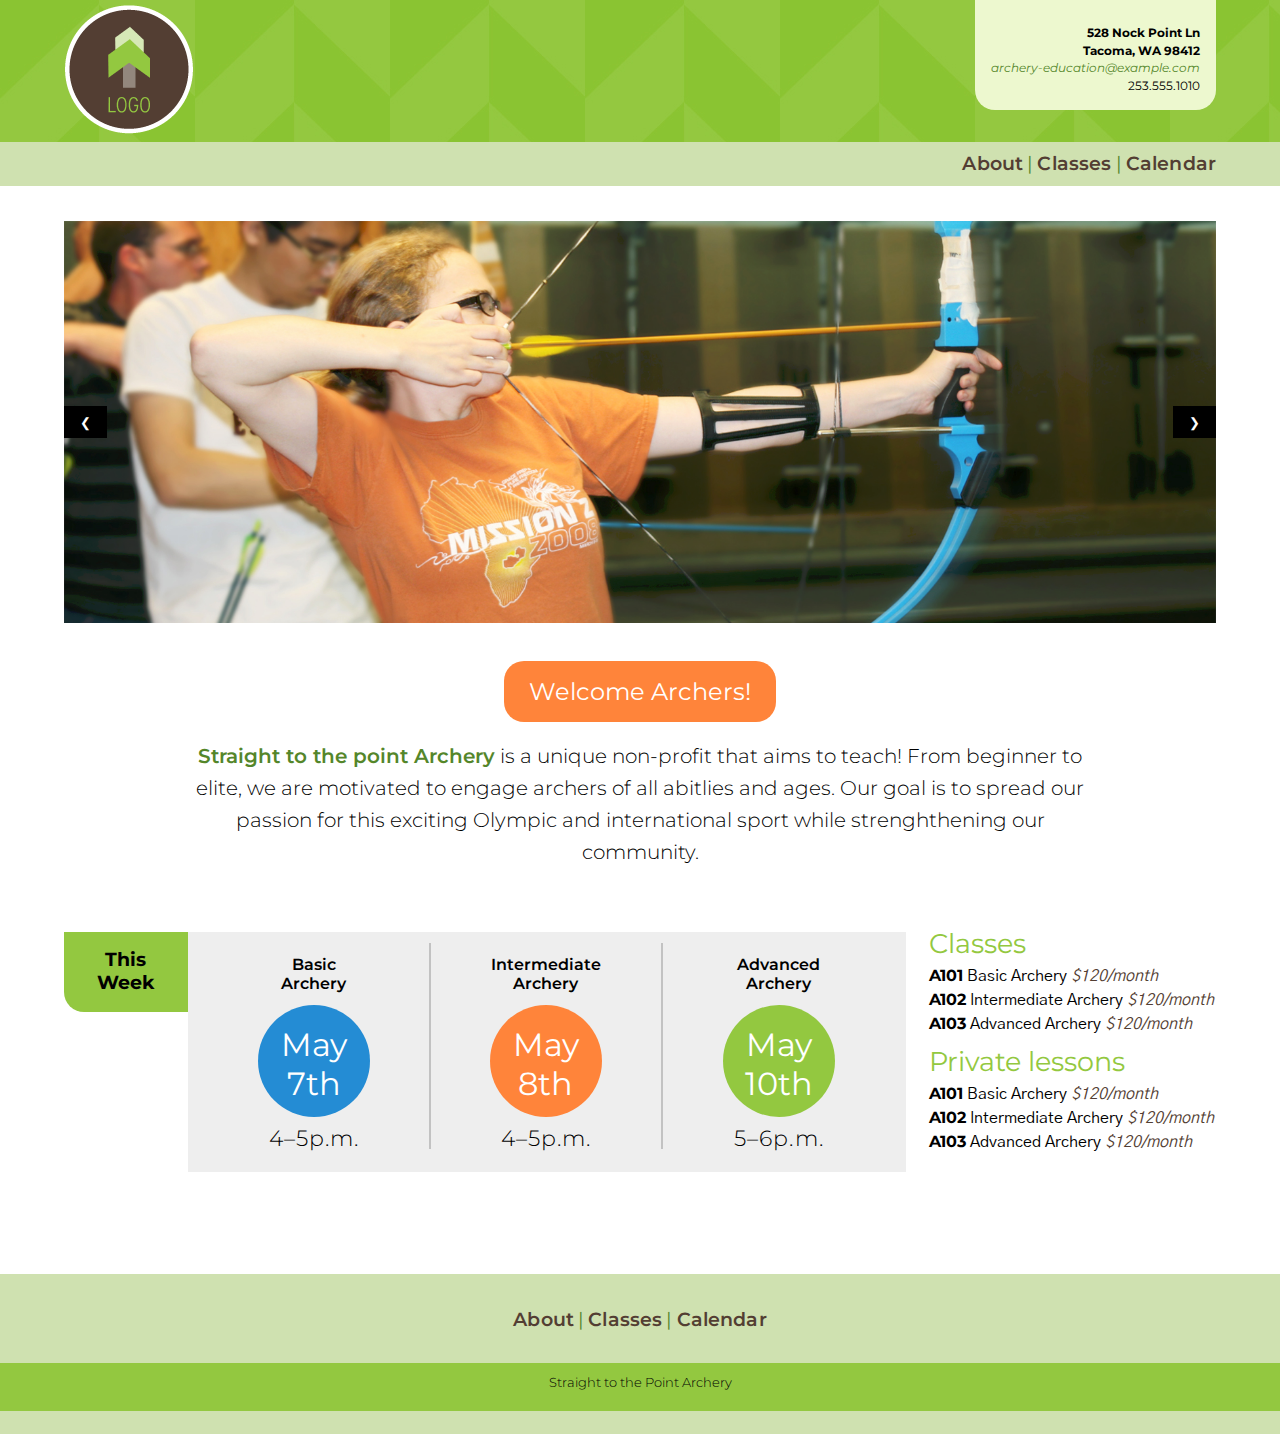
<file: index.html>
<!DOCTYPE html>
<html lang="en">
  <head>
    <meta charset="UTF-8">
    <meta name="description" content="Straight to the Point Archery is a non profit archery education center founded in 2005 by Giap Nguyen.">
    <meta name="keywords" content="Straight to the Point Archery, Non Profit, Education, Giap Nguyen">
    <meta name="author" content="Andrew Donaghy">
    <meta name="viewport" content="width=device-width, initial-scale=1.0">
    <link rel="icon" type="image/png" href="images/favicon.png">
    <link rel="stylesheet" type="text/css" href="https://necolas.github.io/normalize.css/8.0.0/normalize.css">
    <link href="https://fonts.googleapis.com/css?family=Montserrat:300,400,400i,600,700" rel="stylesheet">
    <link href="https://fonts.googleapis.com/css?family=Gothic+A1:400,600,800" rel="stylesheet">
    <link rel="stylesheet" href="https://use.fontawesome.com/releases/v5.0.10/css/all.css" integrity="sha384-+d0P83n9kaQMCwj8F4RJB66tzIwOKmrdb46+porD/OvrJ+37WqIM7UoBtwHO6Nlg" crossorigin="anonymous">
    <link rel="stylesheet" type="text/css" href="style/main.css">
    <title>Straight to the Point Archery</title>
  </head>
  
  <body>
    <div class="background_stretch_top">
      <header>
      <div class="container">  
        <a class="float_left" href="index.html">
          <img src="images/logo.png" alt="Straight to the Point Archery Logo">
        </a>
        <aside class="address float_right">
          <p><i class="fas fa-map-marker"></i><b> 528 Nock Point Ln</b></p> 
          <p><b>Tacoma, WA 98412</b></p> 
          <a href="#">archery-education@example.com</a>
          <p>253.555.1010</p>
        </aside>
        </div>
        <div class="background_stretch_nav clear">
          <nav class="container">
            <ul>
              <li>
                <a href="about.html">About</a>
              </li>
              <li>|</li>
              <li>
                <a href="#">Classes</a>
              </li>
              <li>|</li>
              <li>
                <a href="#">Calendar</a>
              </li>
            </ul>
          </nav>
        </div>  
      </header>
    </div>
    <main class="clear">
<!--    slider-->
<!--      <img class ="container slider" src="images/slider_1.jpg">-->

      <div class ="w3-display-container container slider">
        <img class="mySlides" src="images/slider_1.jpg" alt="archery_image">
        <img class="mySlides" src="images/slider_2.jpg" alt="archery_image">
        <img class="mySlides" src="images/slider_3.jpg" alt="archery_image">
        
        <button class="w3-button w3-black w3-display-left" onclick="plusDivs(-1)">&#10094;</button>
        <button class="w3-button w3-black w3-display-right" onclick="plusDivs(1)">&#10095;</button>
      </div>
      
      <section class="welcome">
        <h2>Welcome Archers!</h2>
        <p><span>Straight to the point Archery</span> is a unique non-profit that aims to teach! From beginner to elite, we are motivated to engage archers of all abitlies and ages. Our goal is to spread our passion for this exciting Olympic and international sport while strenghthening our community.
        </p>
      </section>
      
      
      <div class="container mini_info">
        <h3 class="green">This Week</h3>
        <section class="seventy flex">
          <div class="thirty">
            <p>Basic <br>Archery</p><span class="blue">May<br>7th</span><h5>4–5p.m.</h5>
          </div>
          <div class="thirty">
            <p>Intermediate<br>Archery</p><span class="orange">May<br>8th</span><h5>4–5p.m.</h5>
          </div>
          <div class="thirty">
            <p>Advanced<br>Archery</p><span class="green">May<br>10th</span><h5>5–6p.m.</h5>
          </div>
        </section>
        <section class="twenty_nine">
          <h4>Classes</h4>
          <p><b>A101</b> Basic Archery <i>$120/month</i></p>
          <p><b>A102</b> Intermediate Archery <i>$120/month</i></p>
          <p><b>A103</b> Advanced Archery <i>$120/month</i></p>
          <div class="paragraph_space"><h4>Private lessons</h4>
            <p><b>A101</b> Basic Archery <i>$120/month</i></p>
            <p><b>A102</b> Intermediate Archery <i>$120/month</i></p>
            <p><b>A103</b> Advanced Archery <i>$120/month</i></p>
          </div>
        </section>
      </div>

  </main>
    <div class="background_stretch_bottom">
      <footer class="container">
        <nav>
          <ul>
            <li>
              <a href="about.html">About</a>
            </li>
            <li>|</li>
            <li>
              <a href="#">Classes</a>
            </li>
            <li>|</li>
            <li>
              <a href="#">Calendar</a>
            </li>
          </ul>
        </nav>
     <div class="icons"> 
       <a href="#"><i class="fab fa-instagram"></i></a>
       <a href="#"><i class="fab fa-twitter"></i></a> 
       <a href="#"><i class="fab fa-facebook"></i></a> 
     </div>
      </footer>
        <div class="background_stretch_copyright">
          <div class="copyright">
            <i class="fas fa-copyright"></i>
            <p>Straight to the Point Archery</p>
          </div>
        </div>
    </div>
    
    <!--I did not write this script script by w3 schools  -->
    <script>
    var slideIndex = 1;
    showDivs(slideIndex);

    function plusDivs(n) {
      showDivs(slideIndex += n);
    }

    function showDivs(n) {
      var i;
      var x = document.getElementsByClassName("mySlides");
      if (n > x.length) {slideIndex = 1}    
      if (n < 1) {slideIndex = x.length}
      for (i = 0; i < x.length; i++) {
         x[i].style.display = "none";  
      }
      x[slideIndex-1].style.display = "block";  
    }
    </script>
  </body>
</html>
</file>
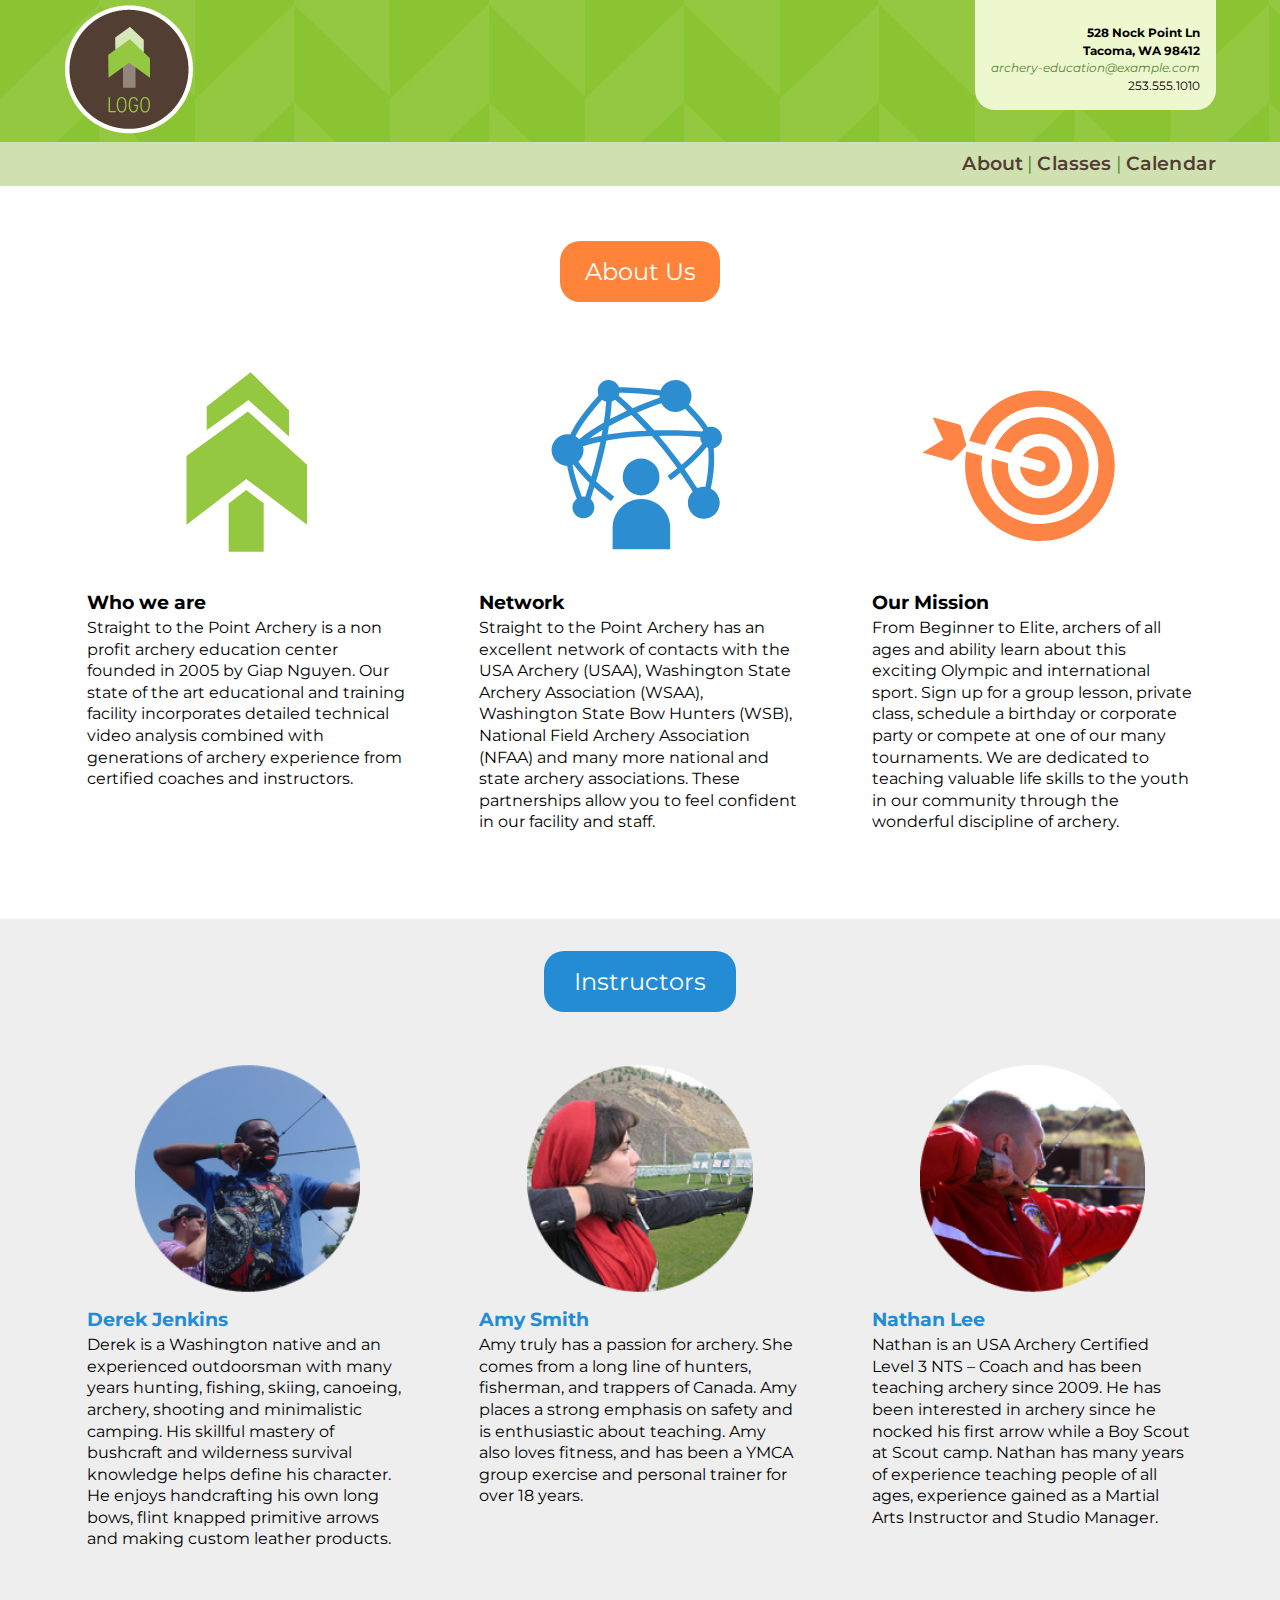
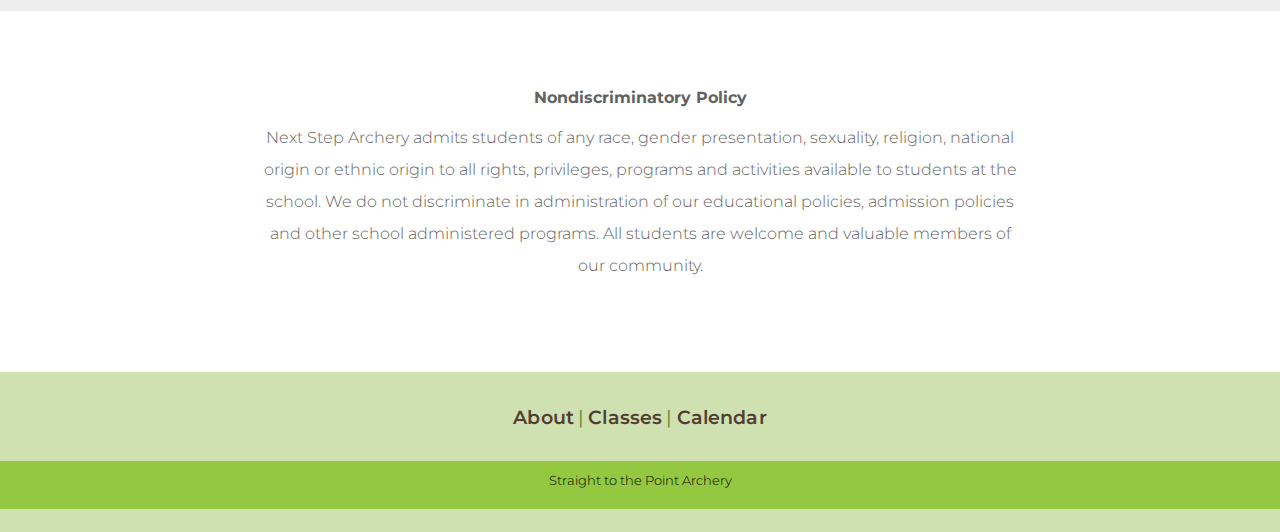
<file: about.html>
<!DOCTYPE html>
<html lang="en">
  <head>
    <meta charset="UTF-8">
    <meta name="description" content="Straight to the Point Archery is a non profit archery education center founded in 2005 by Giap Nguyen.">
    <meta name="keywords" content="Straight to the Point Archery, Non Profit, Education, Giap Nguyen">
    <meta name="author" content="Andrew Donaghy">
    <meta name="viewport" content="width=device-width, initial-scale=1.0">
    <link rel="icon" type="image/png" href="images/favicon.png">
    <link rel="stylesheet" type="text/css" href="https://necolas.github.io/normalize.css/8.0.0/normalize.css">
    <link href="https://fonts.googleapis.com/css?family=Montserrat:300,400,400i,600,700" rel="stylesheet">
    <link href="https://fonts.googleapis.com/css?family=Gothic+A1:400,600,800" rel="stylesheet">
    <link rel="stylesheet" href="https://use.fontawesome.com/releases/v5.0.10/css/all.css" integrity="sha384-+d0P83n9kaQMCwj8F4RJB66tzIwOKmrdb46+porD/OvrJ+37WqIM7UoBtwHO6Nlg" crossorigin="anonymous">
    <link rel="stylesheet" type="text/css" href="style/basic-grid.css">
    <link rel="stylesheet" type="text/css" href="style/main.css">

    <title>Straight to the Point Archery</title>
  </head>
  
  <body>
    <div class="background_stretch_top">
      <header>
        <div class="container">  
          <a class="float_left" href="index.html">
            <img src="images/logo.png" alt="Straight to the Point Archery Logo">
          </a>
          <aside class="address float_right">
            <p><i class="fas fa-map-marker"></i><b> 528 Nock Point Ln</b></p> 
            <p><b>Tacoma, WA 98412</b></p> 
            <a href="#">archery-education@example.com</a>
            <p>253.555.1010</p>
            </aside>
        </div>
          <div class="background_stretch_nav clear">
            <nav class="container">
              <ul>
                <li>
                  <a href="about.html">About</a>
                </li>
                <li>|</li>
                <li>
                  <a href="#">Classes</a>
                </li>
                <li>|</li>
                <li>
                  <a href="#">Calendar</a>
                </li>
              </ul>
            </nav>
          </div>  
      </header>
    </div>
    <main class="clear">

      <article class="row about_us">
      <h2>About Us</h2>
        <section class="col_1_of_3">
          <img src="images/lo.svg" alt="logo">
          <h3>Who we are</h3>
          <p>Straight to the Point Archery is a non profit archery education center founded in 2005 by Giap Nguyen. Our state of the art educational and training facility incorporates detailed technical video analysis combined with generations of archery experience from certified coaches and instructors.</p>
        </section>
      
        <section class="col_1_of_3">
          <img src="images/net.svg" alt="network">
          <h3>Network</h3>
          <p>Straight to the Point Archery has an excellent network of contacts with the USA Archery (USAA), Washington State Archery Association (WSAA), Washington State Bow Hunters (WSB), National Field Archery Association (NFAA) and many more national and state archery associations. These partnerships allow you to feel confident in our facility and staff.</p>
        </section>
      
        
        <section class="col_1_of_3">
          <img src="images/mission.svg" alt="mission">
          <h3>Our Mission</h3>
          <p>From Beginner to Elite, archers of all ages and ability learn about this exciting Olympic and international sport. Sign up for a group lesson, private class, schedule a birthday or corporate party or compete at one of our many tournaments. We are dedicated to teaching valuable life skills to the youth in our community through the wonderful discipline of archery.</p>
        </section>
      </article>
    
      <div class="instructor_stretch">
      <article class="row instructor">
        <h2>Instructors</h2>
        <section class="col_1_of_3">
        <img src="images/dj.png" alt="instructor image">
          <h3>Derek Jenkins</h3>
            <p>Derek is a Washington native and an experienced outdoorsman with many years hunting, fishing, skiing, canoeing, archery, shooting and minimalistic camping. His skillful mastery of bushcraft and wilderness survival knowledge helps define his character. He enjoys handcrafting his own long bows, flint knapped primitive arrows and making custom leather products.</p>
        </section>
        <section class="col_1_of_3">
        <img src="images/as.png" alt="instructor image">
        <h3>Amy Smith</h3>
            <p>Amy truly has a passion for archery. She comes from a long line of hunters, fisherman, and trappers of Canada. Amy  places a strong emphasis on safety and is enthusiastic about teaching. Amy also loves fitness, and  has been a YMCA group exercise and personal trainer for over 18 years.</p>
        </section>
        <section class="col_1_of_3">
        <img src="images/nl.png" alt="instructor image">
        <h3>Nathan Lee</h3>
          <p>
            Nathan is an USA Archery Certified Level 3 NTS – Coach and has been teaching archery since 2009. He has been interested in archery since he nocked his first arrow while a Boy Scout at Scout camp. Nathan has many years of experience teaching people of all ages, experience gained as a Martial Arts Instructor and Studio Manager.
          </p>
        </section>
      </article>
      </div>
      
      
      <article class="welcome policy">
        <h4>Nondiscriminatory Policy</h4>
        <p>Next Step Archery admits students of any race, gender presentation, sexuality, religion, national origin or ethnic origin to all rights, privileges, programs and activities available to students at the school. We do not discriminate in administration of our educational policies, admission policies and other school administered programs. All students are welcome and valuable members of our community.</p> 
      </article>
    </main>
    
    <div class="background_stretch_bottom">
      <footer class="container">
        <nav>
          <ul>
            <li>
              <a href="about.html">About</a>
            </li>
            <li>|</li>
            <li>
              <a href="#">Classes</a>
            </li>
            <li>|</li>
            <li>
              <a href="#">Calendar</a>
            </li>
          </ul>
        </nav>
     <div class="icons"> 
       <a href="#"><i class="fab fa-instagram"></i></a>
       <a href="#"><i class="fab fa-twitter"></i></a> 
       <a href="#"><i class="fab fa-facebook"></i></a> 
     </div>
     </footer>
        <div class="background_stretch_copyright">
          <div class="copyright">
            <i class="fas fa-copyright"></i>
            <p>Straight to the Point Archery</p>
          </div>
       </div>
    </div>
  </body>
</html>
</file>
<file: style/main.css>
*{
  box-sizing:border-box;
}


*{
  margin:0;
  padding:0;
}


.container{
  margin: 0 auto;
  width:90%;
  max-width: 1600px;
}

.background_stretch_top{
  background:url("../images/bk.jpg");
  height:11.4rem;
  margin-bottom:0;
  display:block;
  
}

.background_stretch_nav{
  background-color:#CFE1B0;
  height:2.75rem;
  display:block;
}

.instructor_stretch{
  background-color:#EEEEEE;
  margin-top:4%;
  margin-bottom:6%;
  padding-top:2.5%;
  padding-bottom:2%;
}

.background_stretch_bottom{
   background-color:#CFE1B0;
   padding-top:1.5rem;
   height:10rem;
   margin-bottom:0;
   text-align: center;
}

.background_stretch_copyright{
   background-color:#93C840;
   padding-top:.75rem;
   height:3rem;
   margin-bottom:0;
   margin-top:2rem;
   text-align: center;
 }

.flex{
  display:inline-flex;
}

a{
  text-decoration: none;
}

.clear{
  clear:both;
}

.float_left{
  float:left;
}

.float_right{
  float:right;
}

*{
  font-family: 'Montserrat', sans-serif;
}


/*header and nav*/

header img{
  margin-top:.25rem;
  margin-bottom:.25rem;
}

.address{
  text-align: right;
  margin:0;
  background-color:#EDF8CF;
  padding:1.5rem 1rem 1rem 1rem;
  border-radius:0 0 20px 20px;
  font-size:.75rem;
  line-height: 1.1rem;
  
}

.address a{
  font-weight: 400;
  font-style: italic;
  color:#54862A;
}

.address i{
  color:#FF843A;
}



nav ul li{
  margin-top:.55rem;
  display:inline-flex;
  color:#54862A;
  font-size:1.2rem;
  letter-spacing: .01rem;
}

header nav{
  text-align: right;
  
}

nav a{
  color:#533E33;
  font-weight:600;
  
}

nav a:link{
  color:#533E33;
  
  
}

nav a:visited{
  color:#533E33;

}


nav a:hover{
  color:#54862A;
  
  
}


main{
  margin-top:0;
  
}




.copyright{
  display: inline-flex;
  font-weight:300;
  font-size:.8rem;
}

.icons{
  margin-top:1rem;
  font-size:2.5rem;
  color:#533E33;
}

i{
  color:#533E33;
}

a i:link{
  color:#533E33;
  
  
}

a i:visited{
  color:#533E33;

}


a i:hover{
  color:#54862A;
  
  
}

/*main*/

.slider{
  display:block;
  margin-top:3%;
}

.welcome{
  margin: 0 auto;
  width:70%;
  text-align:center;
  margin-top:3%;
  max-width: 1500px;
}

.welcome p{
  margin-top:2%;
  font-size:1.25rem;
  font-weight:300;
  line-height:2rem;
}

.welcome span{
  font-weight:600;
  color:#54862A;
}

h2{
  color:white;
  padding:1rem;
  font-weight:400;
  font-size:1.5rem;
  background-color:#FF843A;
  width:17rem;
  margin:0 auto;
  border-radius:20px;
  text-align: center;
}


.mini_info{
  display:flex;
  margin-top:5%;
  margin-bottom:8%;
}

.seventy{
  padding:1%;
  padding-bottom:2%;
  width:70%;
  margin-right:1%;
  background-color:#EEEEEE;
  max-height: 15rem;
  
}

.twenty_nine{
  padding-left:1%;
  width:29%;
  line-height: 1.5rem;
}

.seventy h3{
  background-color:#93C840;
}

.green{
  background-color:#93C840;
  height:5rem;
  padding:1rem;
  text-align:right;
  border-radius:0 0 0 20px;
  text-align: center;
}

.green2{
  background-color:#FF843A;
  height:1.5rem;
  padding:1rem;
  text-align:right;
  border-radius:0 0 0 20px;
}

.thirty{
  width:33.33333%;
  text-align: center;
}

.seventy p{
  font-weight:600;
  margin-bottom:.75rem;
  margin-top:.75rem;
}

.seventy span {
    height: 7rem;
    width: 7rem;
    border-radius: 50%;
    display: inline-block;
    font-size: 2rem;
    color: white;
    padding: 1.25rem;
}

.seventy div:nth-child(n+1):nth-child(-n+2){
  border-right: 2px solid #C2C2C2; 
}

.blue{
  background-color:#248CD4;
}


.orange{
  background-color:#FF843A;
}

h5{
  font-weight:300;
  font-size:1.35rem;
  letter-spacing: .07rem;
  margin-top:.5rem;
}

.twenty_nine h4{
  font-weight:400;
  color:#93C840;
  font-size:1.7rem;
  margin-bottom:.5rem;

}

.twenty_nine p{
  font-family: 'Gothic A1', sans-serif;
}

.twenty_nine i{
  font-family: 'Gothic A1', sans-serif;
}

.paragraph_space{
  margin-top:.9rem;

}

.instructor img{
  margin:0 auto;
  display:block;
  width:70%;
  margin-bottom:5%;

}

.about_us img{
  margin:0 auto;
  display:block;
  width:70%;
  margin-bottom:5%;

}

.about_us h2{
  margin-top:5%;
  margin-bottom: 1%;
  width:10rem;
}

.about_us p{
  line-height:1.35rem;
}

.about_us h3{
  margin-bottom:1%;
}

.instructor h3{
  margin-bottom:1%;
  color:#248CD4;
}


.instructor p{
  line-height:1.35rem;
}

.instructor h2{
  background-color:#248CD4;
  margin-bottom:1.5%;
  width:12rem;
  
}

.policy{
  color:#626262;
  width:60%;
  margin-bottom:7%
}

.policy p{
  font-size:1rem;
}

.instructor p{
   font-size:1rem;
}

@media screen and (max-width:500px){
header aside{
    display:none;
}}



/*slider Code. I did not write this code. I am using it from W3schools to get my slider to work.*/

.w3-btn,.w3-button{border:none;display:inline-block;padding:8px 16px;vertical-align:middle;overflow:hidden;text-decoration:none;color:inherit;background-color:inherit;text-align:center;cursor:pointer;white-space:nowrap}
.w3-black,.w3-hover-black:hover{color:#fff!important;background-color:#000!important}
.w3-display-left{position:absolute;top:50%;left:0%;transform:translate(0%,-50%);-ms-transform:translate(-0%,-50%)}
.w3-display-right{position:absolute;top:50%;right:0%;transform:translate(0%,-50%);-ms-transform:translate(0%,-50%)}
.w3-display-container:hover .w3-display-hover{display:block}.w3-display-container:hover span.w3-display-hover{display:inline-block}.w3-display-hover{display:none}
.w3-display-position{position:absolute}
.w3-tooltip,.w3-display-container{position:relative}.w3-tooltip .w3-text{display:none}.w3-tooltip:hover .w3-text{display:inline-block}
.w3-button:hover{color:#000!important;background-color:#ccc!important}
.mySlides{
  width:100%;
}
</file>
<file: style/basic-grid.css>
* {
      margin: 0 auto;
      padding: 0;
      box-sizing: border-box;
    }

    /* Every row is 90% as wide as it's parent, the <body> */
    article.row {
      width: 92%;
      margin: auto;
      max-width:1600px;
    }

    /* clearfix styles to keep the row divs from collapsing,
      since all their children are floated */
    article.row:after {
      content: "";
      display: block;
      clear: both;
    }

    /* this selector selects all divs that have a class name
      beginning with 'col_' */
      section[class^='col_']  {
      float: left;
      padding: 3%;
    }

    section.col_1_of_3 {width: 33.3333%;}
    section.col_1_of_2 {width: 50%;}
    section.col_1_of_4 {width: 25%;}
    section.col_3_of_4 {width: 75%;}
</file>
